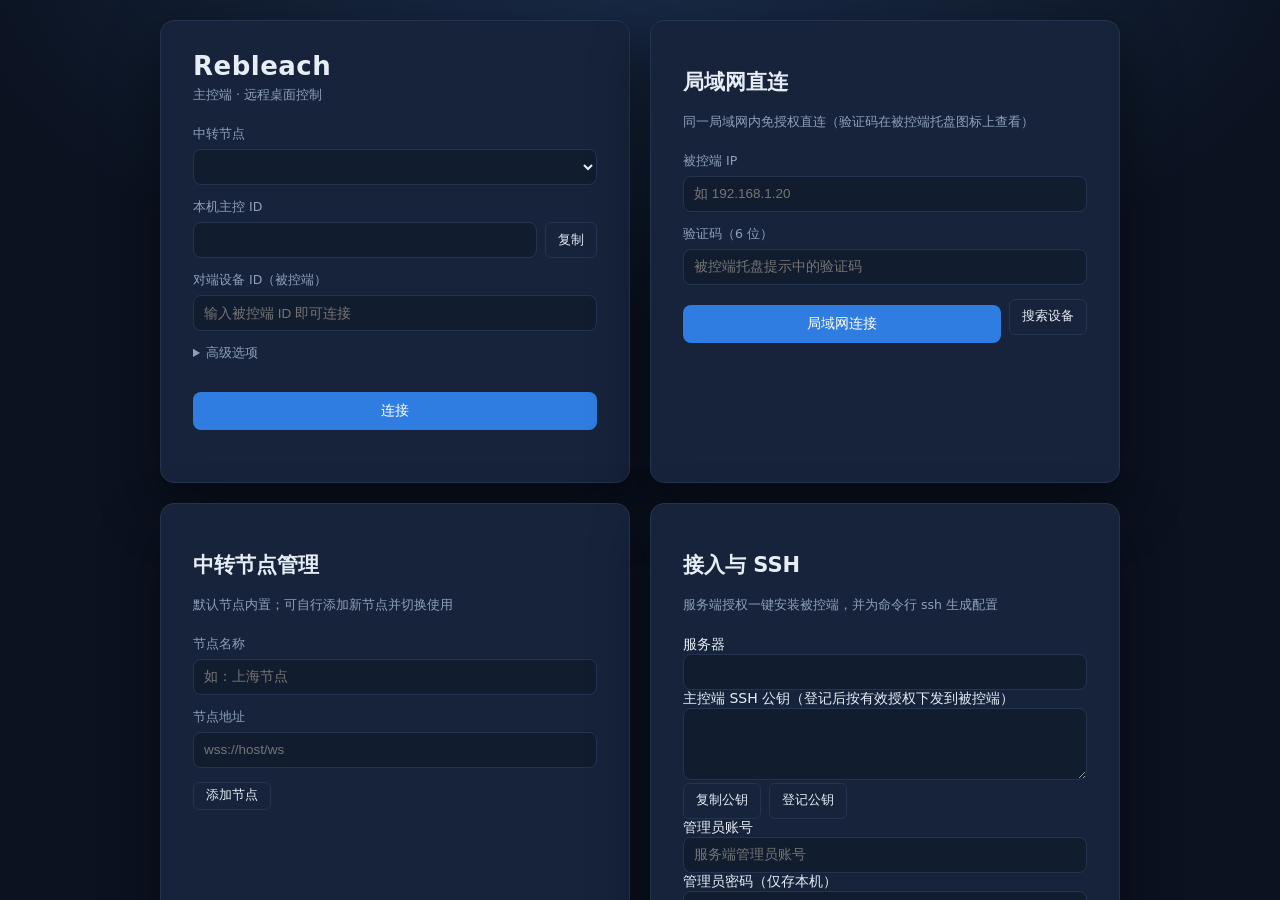
<file: app/ui/index.html>
<!doctype html>
<html lang="zh-CN">
<head>
  <meta charset="utf-8" />
  <meta name="viewport" content="width=device-width, initial-scale=1" />
  <title>Rebleach 主控端</title>
  <link rel="stylesheet" href="vendor/xterm/xterm.css" />
  <link rel="stylesheet" href="style.css" />
</head>
<body>
  <!-- 连接页 -->
  <main id="connect-view" class="center">
    <div class="home-grid">
      <section class="card">
        <h1>Rebleach</h1>
        <p class="sub">主控端 · 远程桌面控制</p>

        <form id="connect-form" autocomplete="off">
          <label>
            <span>中转节点</span>
            <select id="node-select"></select>
          </label>

          <label>
            <span>本机主控 ID</span>
            <div class="id-row">
              <input id="device-id" class="mono" readonly />
              <button id="copy-id" type="button" class="tb-btn">复制</button>
            </div>
          </label>

          <label>
            <span>对端设备 ID（被控端）</span>
            <input id="peer" placeholder="输入被控端 ID 即可连接" spellcheck="false" />
          </label>

          <details id="adv">
            <summary>高级选项</summary>
            <label>
              <span>帧率</span>
              <input id="fps" type="number" value="30" min="1" max="60" />
            </label>
            <label>
              <span>STUN/TURN（可选，逗号分隔）</span>
              <input id="ice" placeholder="默认内置；一般无需填写" spellcheck="false" />
            </label>
          </details>

          <button id="connect-btn" type="submit">连接</button>
          <p id="connect-error" class="error"></p>
        </form>
      </section>

      <section class="card">
        <h2>局域网直连</h2>
        <p class="sub">同一局域网内免授权直连（验证码在被控端托盘图标上查看）</p>

        <form id="lan-form" autocomplete="off">
          <label>
            <span>被控端 IP</span>
            <input id="lan-ip" placeholder="如 192.168.1.20" spellcheck="false" />
          </label>
          <label>
            <span>验证码（6 位）</span>
            <input id="lan-pin" placeholder="被控端托盘提示中的验证码" spellcheck="false" maxlength="6" />
          </label>
          <div class="id-row">
            <button id="lan-connect-btn" type="submit">局域网连接</button>
            <button id="lan-scan-btn" type="button" class="tb-btn">搜索设备</button>
          </div>
          <p id="lan-error" class="error"></p>
        </form>
        <ul id="lan-list" class="lan-list"></ul>
      </section>

      <section class="card">
        <h2>中转节点管理</h2>
        <p class="sub">默认节点内置；可自行添加新节点并切换使用</p>
        <ul id="node-list" class="lan-list"></ul>
        <form id="node-form" autocomplete="off">
          <label>
            <span>节点名称</span>
            <input id="node-name" placeholder="如：上海节点" spellcheck="false" />
          </label>
          <label>
            <span>节点地址</span>
            <input id="node-url" placeholder="wss://host/ws" spellcheck="false" />
          </label>
          <button id="node-add-btn" type="submit" class="tb-btn">添加节点</button>
          <p id="node-error" class="error"></p>
        </form>
      </section>

      <section class="card">
        <h2>接入与 SSH</h2>
        <p class="sub">服务端授权一键安装被控端，并为命令行 ssh 生成配置</p>

        <label>
          <span>服务器</span>
          <input id="access-server" class="mono" readonly />
        </label>

        <label>
          <span>主控端 SSH 公钥（登记后按有效授权下发到被控端）</span>
          <textarea id="access-pubkey" class="mono" rows="3" readonly spellcheck="false"></textarea>
        </label>
        <div class="id-row">
          <button id="access-copy-pub" type="button" class="tb-btn">复制公钥</button>
          <button id="access-register-key" type="button" class="tb-btn">登记公钥</button>
        </div>

        <label>
          <span>管理员账号</span>
          <input id="access-admin-user" placeholder="服务端管理员账号" spellcheck="false" />
        </label>
        <label>
          <span>管理员密码（仅存本机）</span>
          <input id="access-admin-pass" type="password" placeholder="服务端管理员密码" />
        </label>
        <div class="id-row">
          <button id="access-save-admin" type="button" class="tb-btn">保存凭据</button>
          <button id="access-ssh-config" type="button" class="tb-btn">生成 SSH 配置</button>
        </div>

        <label>
          <span>安装令牌</span>
          <select id="access-ttl">
            <option value="900">15 分钟</option>
            <option value="3600" selected>1 小时</option>
            <option value="86400">24 小时</option>
          </select>
        </label>
        <div class="id-row">
          <input id="access-note" placeholder="备注（如：办公室 PC）" spellcheck="false" />
          <button id="access-new-token" type="button" class="tb-btn">生成安装命令</button>
        </div>
        <div id="access-cmd-box" hidden>
          <textarea id="access-cmd" class="mono" rows="2" readonly spellcheck="false"></textarea>
          <button id="access-copy-cmd" type="button" class="tb-btn">复制命令</button>
        </div>
        <p id="access-status" class="hint-line"></p>
      </section>
    </div>
  </main>

  <!-- 会话页 -->
  <section id="session-view" hidden>
    <div id="toolbar" hidden>
      <label class="tb-field">
        <span>显示器</span>
        <select id="monitor-select" disabled>
          <option value="-1">等待清单…</option>
        </select>
      </label>
      <label class="tb-field">
        <span>码率</span>
        <select id="quality-select">
          <option value="balanced">均衡</option>
          <option value="low">流畅（低带宽）</option>
          <option value="high">高清</option>
          <option value="custom">自定义码率…</option>
        </select>
      </label>
      <label class="tb-field">
        <span>画质</span>
        <select id="encode-select">
          <option value="1">原画（跟随显示器）</option>
          <option value="1920" selected>1080p（1920）</option>
          <option value="1600">1600</option>
          <option value="1280">720p（1280）</option>
          <option value="960">540p（960）</option>
        </select>
      </label>
      <label class="tb-field">
        <span>分辨率</span>
        <select id="res-select">
          <option value="">不修改</option>
          <option value="1920x1080">1920×1080</option>
          <option value="1600x900">1600×900</option>
          <option value="1366x768">1366×768</option>
          <option value="1280x720">1280×720</option>
          <option value="2560x1440">2560×1440</option>
          <option value="0x0">恢复原始</option>
        </select>
      </label>
      <select id="win-select" class="tb-btn" title="Win 快捷键">
        <option value="">Win 快捷键</option>
        <option value="Win">Win 开始菜单</option>
        <option value="Win+d">Win+D 显示桌面</option>
        <option value="Win+e">Win+E 资源管理器</option>
        <option value="Win+r">Win+R 运行</option>
        <option value="Win+i">Win+I 设置</option>
        <option value="Win+l">Win+L 锁定</option>
        <option value="Win+Tab">Win+Tab 任务视图</option>
        <option value="Alt+Tab">Alt+Tab 切换窗口</option>
      </select>
      <button id="refresh-btn" type="button" class="tb-btn">刷新画面</button>
      <button id="heal-btn" type="button" class="tb-btn">自愈重启</button>
      <button id="add-virtual-btn" type="button" class="tb-btn">+ 虚拟屏</button>
      <button id="remove-virtual-btn" type="button" class="tb-btn">删虚拟屏</button>
      <button id="clip-btn" type="button" class="tb-btn on">剪贴板</button>
      <button id="shot-btn" type="button" class="tb-btn">截图</button>
      <button id="lock-btn" type="button" class="tb-btn">锁定</button>
      <button id="unlock-btn" type="button" class="tb-btn">解锁</button>
      <button id="restart-btn" type="button" class="tb-btn danger">重启</button>
      <button id="fullscreen-btn" type="button" class="tb-btn">全屏</button>
      <button id="file-btn" type="button" class="tb-btn">发送文件</button>
      <input id="file-input" type="file" hidden />
      <span id="file-status"></span>
      <button id="update-btn" type="button" class="tb-btn" hidden>有新版本</button>
    </div>
    <div id="view-tabs" hidden>
      <div id="view-tab-list">
        <button class="view-tab active" data-view="desktop" type="button">桌面</button>
      </div>
      <span class="spacer"></span>
      <select id="term-shell" title="新建终端类型">
        <option value="cmd">CMD</option>
        <option value="powershell">PowerShell</option>
        <option value="pwsh">PowerShell 7</option>
      </select>
      <button id="term-new-btn" type="button" class="tb-btn">+ 终端</button>
    </div>
    <div id="stage">
      <div id="desktop-pane">
        <canvas id="screen" tabindex="0"></canvas>
        <p id="hint">等待画面…</p>
      </div>
      <div id="term-panes" hidden></div>
    </div>
    <footer id="statusbar">
      <span id="status-text">连接中…</span>
      <span id="link-info" title=""></span>
      <span id="netstats"></span>
      <span id="stats"></span>
      <button id="disconnect-btn" type="button">断开</button>
    </footer>
  </section>

  <script src="vendor/xterm/xterm.js"></script>
  <script src="vendor/xterm/addon-fit.js"></script>
  <script src="app.js"></script>
</body>
</html>
</file>
<file: app/ui/vendor/xterm/xterm.css>
/**
 * Copyright (c) 2014 The xterm.js authors. All rights reserved.
 * Copyright (c) 2012-2013, Christopher Jeffrey (MIT License)
 * https://github.com/chjj/term.js
 * @license MIT
 *
 * Permission is hereby granted, free of charge, to any person obtaining a copy
 * of this software and associated documentation files (the "Software"), to deal
 * in the Software without restriction, including without limitation the rights
 * to use, copy, modify, merge, publish, distribute, sublicense, and/or sell
 * copies of the Software, and to permit persons to whom the Software is
 * furnished to do so, subject to the following conditions:
 *
 * The above copyright notice and this permission notice shall be included in
 * all copies or substantial portions of the Software.
 *
 * THE SOFTWARE IS PROVIDED "AS IS", WITHOUT WARRANTY OF ANY KIND, EXPRESS OR
 * IMPLIED, INCLUDING BUT NOT LIMITED TO THE WARRANTIES OF MERCHANTABILITY,
 * FITNESS FOR A PARTICULAR PURPOSE AND NONINFRINGEMENT. IN NO EVENT SHALL THE
 * AUTHORS OR COPYRIGHT HOLDERS BE LIABLE FOR ANY CLAIM, DAMAGES OR OTHER
 * LIABILITY, WHETHER IN AN ACTION OF CONTRACT, TORT OR OTHERWISE, ARISING FROM,
 * OUT OF OR IN CONNECTION WITH THE SOFTWARE OR THE USE OR OTHER DEALINGS IN
 * THE SOFTWARE.
 *
 * Originally forked from (with the author's permission):
 *   Fabrice Bellard's javascript vt100 for jslinux:
 *   http://bellard.org/jslinux/
 *   Copyright (c) 2011 Fabrice Bellard
 *   The original design remains. The terminal itself
 *   has been extended to include xterm CSI codes, among
 *   other features.
 */

/**
 *  Default styles for xterm.js
 */

.xterm {
    cursor: text;
    position: relative;
    user-select: none;
    -ms-user-select: none;
    -webkit-user-select: none;
}

.xterm.focus,
.xterm:focus {
    outline: none;
}

.xterm .xterm-helpers {
    position: absolute;
    top: 0;
    /**
     * The z-index of the helpers must be higher than the canvases in order for
     * IMEs to appear on top.
     */
    z-index: 5;
}

.xterm .xterm-helper-textarea {
    padding: 0;
    border: 0;
    margin: 0;
    /* Move textarea out of the screen to the far left, so that the cursor is not visible */
    position: absolute;
    opacity: 0;
    left: -9999em;
    top: 0;
    width: 0;
    height: 0;
    z-index: -5;
    /** Prevent wrapping so the IME appears against the textarea at the correct position */
    white-space: nowrap;
    overflow: hidden;
    resize: none;
}

.xterm .composition-view {
    /* TODO: Composition position got messed up somewhere */
    background: #000;
    color: #FFF;
    display: none;
    position: absolute;
    white-space: nowrap;
    z-index: 1;
}

.xterm .composition-view.active {
    display: block;
}

.xterm .xterm-viewport {
    /* On OS X this is required in order for the scroll bar to appear fully opaque */
    background-color: #000;
    overflow-y: scroll;
    cursor: default;
    position: absolute;
    right: 0;
    left: 0;
    top: 0;
    bottom: 0;
}

.xterm .xterm-screen {
    position: relative;
}

.xterm .xterm-screen canvas {
    position: absolute;
    left: 0;
    top: 0;
}

.xterm .xterm-scroll-area {
    visibility: hidden;
}

.xterm-char-measure-element {
    display: inline-block;
    visibility: hidden;
    position: absolute;
    top: 0;
    left: -9999em;
    line-height: normal;
}

.xterm.enable-mouse-events {
    /* When mouse events are enabled (eg. tmux), revert to the standard pointer cursor */
    cursor: default;
}

.xterm.xterm-cursor-pointer,
.xterm .xterm-cursor-pointer {
    cursor: pointer;
}

.xterm.column-select.focus {
    /* Column selection mode */
    cursor: crosshair;
}

.xterm .xterm-accessibility:not(.debug),
.xterm .xterm-message {
    position: absolute;
    left: 0;
    top: 0;
    bottom: 0;
    right: 0;
    z-index: 10;
    color: transparent;
    pointer-events: none;
}

.xterm .xterm-accessibility-tree:not(.debug) *::selection {
  color: transparent;
}

.xterm .xterm-accessibility-tree {
  user-select: text;
  white-space: pre;
}

.xterm .live-region {
    position: absolute;
    left: -9999px;
    width: 1px;
    height: 1px;
    overflow: hidden;
}

.xterm-dim {
    /* Dim should not apply to background, so the opacity of the foreground color is applied
     * explicitly in the generated class and reset to 1 here */
    opacity: 1 !important;
}

.xterm-underline-1 { text-decoration: underline; }
.xterm-underline-2 { text-decoration: double underline; }
.xterm-underline-3 { text-decoration: wavy underline; }
.xterm-underline-4 { text-decoration: dotted underline; }
.xterm-underline-5 { text-decoration: dashed underline; }

.xterm-overline {
    text-decoration: overline;
}

.xterm-overline.xterm-underline-1 { text-decoration: overline underline; }
.xterm-overline.xterm-underline-2 { text-decoration: overline double underline; }
.xterm-overline.xterm-underline-3 { text-decoration: overline wavy underline; }
.xterm-overline.xterm-underline-4 { text-decoration: overline dotted underline; }
.xterm-overline.xterm-underline-5 { text-decoration: overline dashed underline; }

.xterm-strikethrough {
    text-decoration: line-through;
}

.xterm-screen .xterm-decoration-container .xterm-decoration {
	z-index: 6;
	position: absolute;
}

.xterm-screen .xterm-decoration-container .xterm-decoration.xterm-decoration-top-layer {
	z-index: 7;
}

.xterm-decoration-overview-ruler {
    z-index: 8;
    position: absolute;
    top: 0;
    right: 0;
    pointer-events: none;
}

.xterm-decoration-top {
    z-index: 2;
    position: relative;
}
</file>
<file: app/ui/style.css>
:root {
  --bg: #0b1220;
  --bg-soft: #111c2e;
  --card: #16233a;
  --line: #24344f;
  --text: #e6edf7;
  --muted: #8ea0ba;
  --accent: #4c9aff;
  --accent-strong: #2f7de1;
  --danger: #ff6b6b;
}

* { box-sizing: border-box; }

/* 修复 .center / #session-view 的 display:flex 覆盖浏览器内置 [hidden] 的问题
   症状：进入会话后连接页三张卡片仍显示在顶部 */
[hidden] { display: none !important; }

html, body {
  margin: 0;
  height: 100%;
  background: var(--bg);
  color: var(--text);
  font-family: "Segoe UI", "Microsoft YaHei UI", system-ui, sans-serif;
  font-size: 14px;
  overflow: hidden;
  user-select: none;
}

.center {
  height: 100vh;
  padding: 20px 0;
  overflow-y: auto;
  display: flex;
  align-items: safe center;
  justify-content: center;
  background:
    radial-gradient(1200px 700px at 50% -10%, #1b2f4d 0%, transparent 60%),
    var(--bg);
}

.card {
  width: 400px;
  padding: 30px 32px 24px;
  background: var(--card);
  border: 1px solid var(--line);
  border-radius: 14px;
  box-shadow: 0 24px 60px rgba(0, 0, 0, 0.45);
}

.card h1 {
  margin: 0;
  font-size: 26px;
  letter-spacing: 0.5px;
}

.card .sub {
  margin: 6px 0 22px;
  color: var(--muted);
  font-size: 12.5px;
}

form label {
  display: block;
  margin-bottom: 14px;
}

form label span {
  display: block;
  margin-bottom: 6px;
  color: var(--muted);
  font-size: 12.5px;
}

input, select {
  width: 100%;
  height: 36px;
  padding: 0 10px;
  color: var(--text);
  background: var(--bg-soft);
  border: 1px solid var(--line);
  border-radius: 8px;
  font-size: 13.5px;
  outline: none;
  user-select: text;
}

textarea {
  width: 100%;
  padding: 8px 10px;
  color: var(--text);
  background: var(--bg-soft);
  border: 1px solid var(--line);
  border-radius: 8px;
  font-size: 12px;
  line-height: 1.5;
  resize: vertical;
  outline: none;
  user-select: text;
}

textarea:focus {
  border-color: var(--accent);
  box-shadow: 0 0 0 2px rgba(76, 154, 255, 0.18);
}

input.mono, textarea.mono {
  font-family: Consolas, "Cascadia Mono", "Courier New", monospace;
}

input[readonly] { color: var(--muted); }

.hint-line {
  min-height: 18px;
  margin: 10px 0 0;
  color: var(--muted);
  font-size: 12px;
  word-break: break-all;
  user-select: text;
}

#access-cmd-box { margin-top: 10px; }
#access-cmd-box .tb-btn { margin-top: 8px; width: 100%; height: 30px; }

input:focus, select:focus {
  border-color: var(--accent);
  box-shadow: 0 0 0 2px rgba(76, 154, 255, 0.18);
}

button {
  width: 100%;
  height: 38px;
  margin-top: 6px;
  color: #fff;
  background: var(--accent-strong);
  border: none;
  border-radius: 8px;
  font-size: 14px;
  cursor: pointer;
}

button:hover { background: var(--accent); }
button:disabled { opacity: 0.55; cursor: default; }

.error {
  min-height: 18px;
  margin: 10px 0 0;
  color: var(--danger);
  font-size: 12.5px;
}

/* ============ 主页面 ============ */
.home-grid {
  display: flex;
  flex-wrap: wrap;
  gap: 20px;
  align-items: stretch;
  max-width: 960px;
  width: calc(100% - 48px);
  margin: auto 0;
}

.home-grid .card { flex: 1 1 360px; width: auto; min-width: 340px; }

.agent-card h2 {
  margin: 0;
  font-size: 20px;
}

.agent-card label {
  display: block;
  margin-bottom: 14px;
}

.agent-card label > span {
  display: block;
  margin-bottom: 6px;
  color: var(--muted);
  font-size: 12.5px;
}

.id-row {
  display: flex;
  gap: 8px;
}

.id-row input { flex: 1; min-width: 0; }

.id-row .tb-btn {
  width: auto;
  height: 36px;
  margin: 0;
  flex: none;
  background: transparent;
}

.agent-card .switch {
  display: flex;
  align-items: center;
  gap: 10px;
  color: var(--text);
  font-size: 12.5px;
  cursor: pointer;
}

.agent-card .switch input {
  width: 16px;
  height: 16px;
  flex: none;
  accent-color: var(--accent);
}

.agent-status { color: var(--accent); }

.muted { color: var(--muted); }
.small { font-size: 12px; }

details {
  margin-bottom: 14px;
  color: var(--muted);
  font-size: 12.5px;
}

details summary {
  cursor: pointer;
  margin-bottom: 10px;
}

/* ============ 会话页 ============ */
#session-view {
  height: 100vh;
  display: flex;
  flex-direction: column;
}

#stage {
  position: relative;
  flex: 1;
  min-height: 0;
  display: flex;
  align-items: center;
  justify-content: center;
  background: #000;
}

#screen {
  max-width: 100%;
  max-height: 100%;
  display: block;
  outline: none;
  cursor: default;
}

#hint {
  position: absolute;
  margin: 0;
  color: var(--muted);
  font-size: 14px;
  pointer-events: none;
}

#statusbar {
  height: 44px;
  flex: none;
  display: flex;
  align-items: center;
  gap: 16px;
  padding: 0 16px;
  background: var(--bg-soft);
  border-top: 1px solid var(--line);
}

#status-text {
  flex: 1;
  color: var(--muted);
  font-size: 12.5px;
  white-space: nowrap;
  overflow: hidden;
  text-overflow: ellipsis;
}

#stats {
  color: var(--muted);
  font-size: 12.5px;
  font-variant-numeric: tabular-nums;
}

#netstats {
  color: var(--muted);
  font-size: 12.5px;
  font-variant-numeric: tabular-nums;
  white-space: nowrap;
}

/* ============ 会话工具栏 ============ */
#toolbar {
  flex: none;
  display: flex;
  align-items: center;
  gap: 10px;
  padding: 8px 12px;
  background: var(--bg-soft);
  border-bottom: 1px solid var(--line);
  overflow-x: auto;
  scrollbar-width: thin;
}

#toolbar[hidden] { display: none; }

.tb-field {
  display: flex;
  align-items: center;
  gap: 8px;
  color: var(--muted);
  font-size: 12.5px;
  white-space: nowrap;
}

.tb-field select,
.tb-field input {
  height: 28px;
  font-size: 12.5px;
  border-radius: 6px;
}

#monitor-select { width: 190px; }
#quality-select { width: 130px; }
#res-select { width: 122px; }

.tb-btn {
  width: auto;
  height: 28px;
  margin: 0;
  padding: 0 12px;
  background: transparent;
  border: 1px solid var(--line);
  border-radius: 6px;
  color: var(--text);
  font-size: 12.5px;
  white-space: nowrap;
}

.tb-btn:hover { border-color: var(--accent); background: transparent; }
.tb-btn:disabled { opacity: 0.5; }

.tb-btn.on { border-color: #2fbf71; color: #8fe9b5; }
.tb-btn.danger:hover { border-color: var(--danger); color: var(--danger); }

.tb-text {
  flex: 1;
  min-width: 0;
}

.tb-text input { flex: 1; min-width: 0; }

#file-status {
  color: var(--accent);
  font-size: 12px;
  white-space: nowrap;
  overflow: hidden;
  text-overflow: ellipsis;
  max-width: 220px;
}

#disconnect-btn {
  width: auto;
  height: 28px;
  margin: 0;
  padding: 0 16px;
  background: transparent;
  border: 1px solid var(--line);
  border-radius: 6px;
  font-size: 12.5px;
}

#disconnect-btn:hover {
  border-color: var(--danger);
  color: var(--danger);
  background: transparent;
}

/* 局域网设备 / 节点列表 */
.lan-list { list-style: none; margin: 8px 0; padding: 0; }
.lan-list li { display: flex; align-items: center; justify-content: space-between; gap: 8px; padding: 4px 0; font-size: 13px; }
.lan-item { cursor: pointer; color: #7ab8ff; }
.lan-item:hover { text-decoration: underline; }

/* ===== 桌面 / 终端 视图切换 ===== */
#view-tabs {
  flex: none;
  display: flex;
  align-items: center;
  gap: 8px;
  padding: 6px 12px;
  background: var(--bg-soft);
  border-bottom: 1px solid var(--line);
}
#view-tabs[hidden] { display: none; }
#view-tab-list { display: flex; gap: 6px; overflow-x: auto; scrollbar-width: thin; }
#view-tabs .spacer { flex: 1; }
#view-tabs select {
  height: 26px;
  background: var(--bg);
  color: var(--text);
  border: 1px solid var(--line);
  border-radius: 6px;
  font-size: 12px;
  padding: 0 6px;
}
.view-tab {
  display: flex;
  align-items: center;
  gap: 6px;
  padding: 4px 12px;
  background: transparent;
  border: 1px solid transparent;
  border-radius: 6px;
  color: var(--muted);
  font-size: 13px;
  cursor: pointer;
  white-space: nowrap;
}
.view-tab:hover { color: var(--text); }
.view-tab.active { background: var(--bg); border-color: var(--line); color: var(--text); }
.view-tab .close {
  font-size: 12px;
  color: var(--muted);
  padding: 0 2px;
  border-radius: 3px;
}
.view-tab .close:hover { color: var(--danger); background: rgba(255, 80, 80, 0.12); }

#desktop-pane {
  flex: 1;
  align-self: stretch;
  min-height: 0;
  min-width: 0;
  position: relative;
  display: flex;
  align-items: center;
  justify-content: center;
}
#desktop-pane[hidden] { display: none; }

#term-panes {
  flex: 1;
  align-self: stretch;
  min-height: 0;
  min-width: 0;
  position: relative;
  background: #0b0e14;
}
#term-panes[hidden] { display: none; }
.term-pane { position: absolute; inset: 0; padding: 6px; display: none; }
.term-pane.active { display: block; }
.term-pane .xterm { height: 100%; }
.term-pane .xterm-viewport { background: #0b0e14 !important; }
</file>
